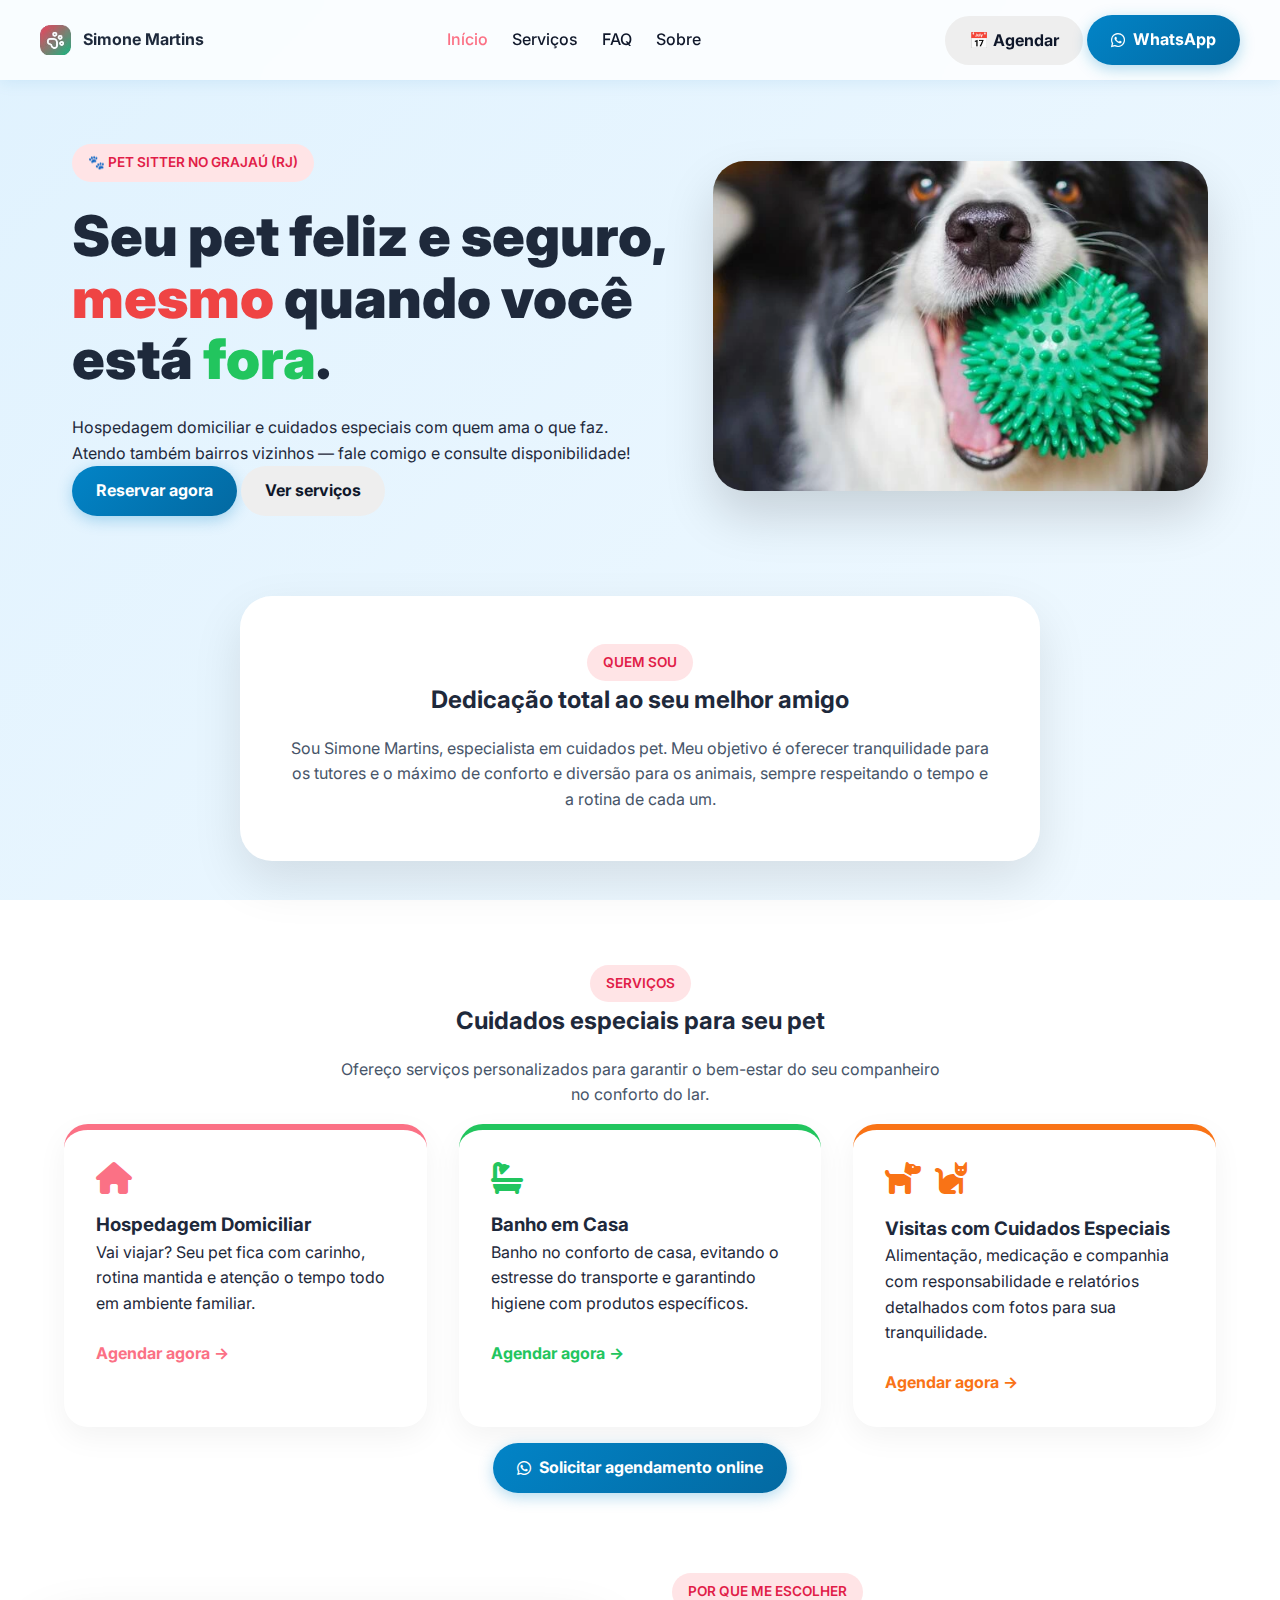
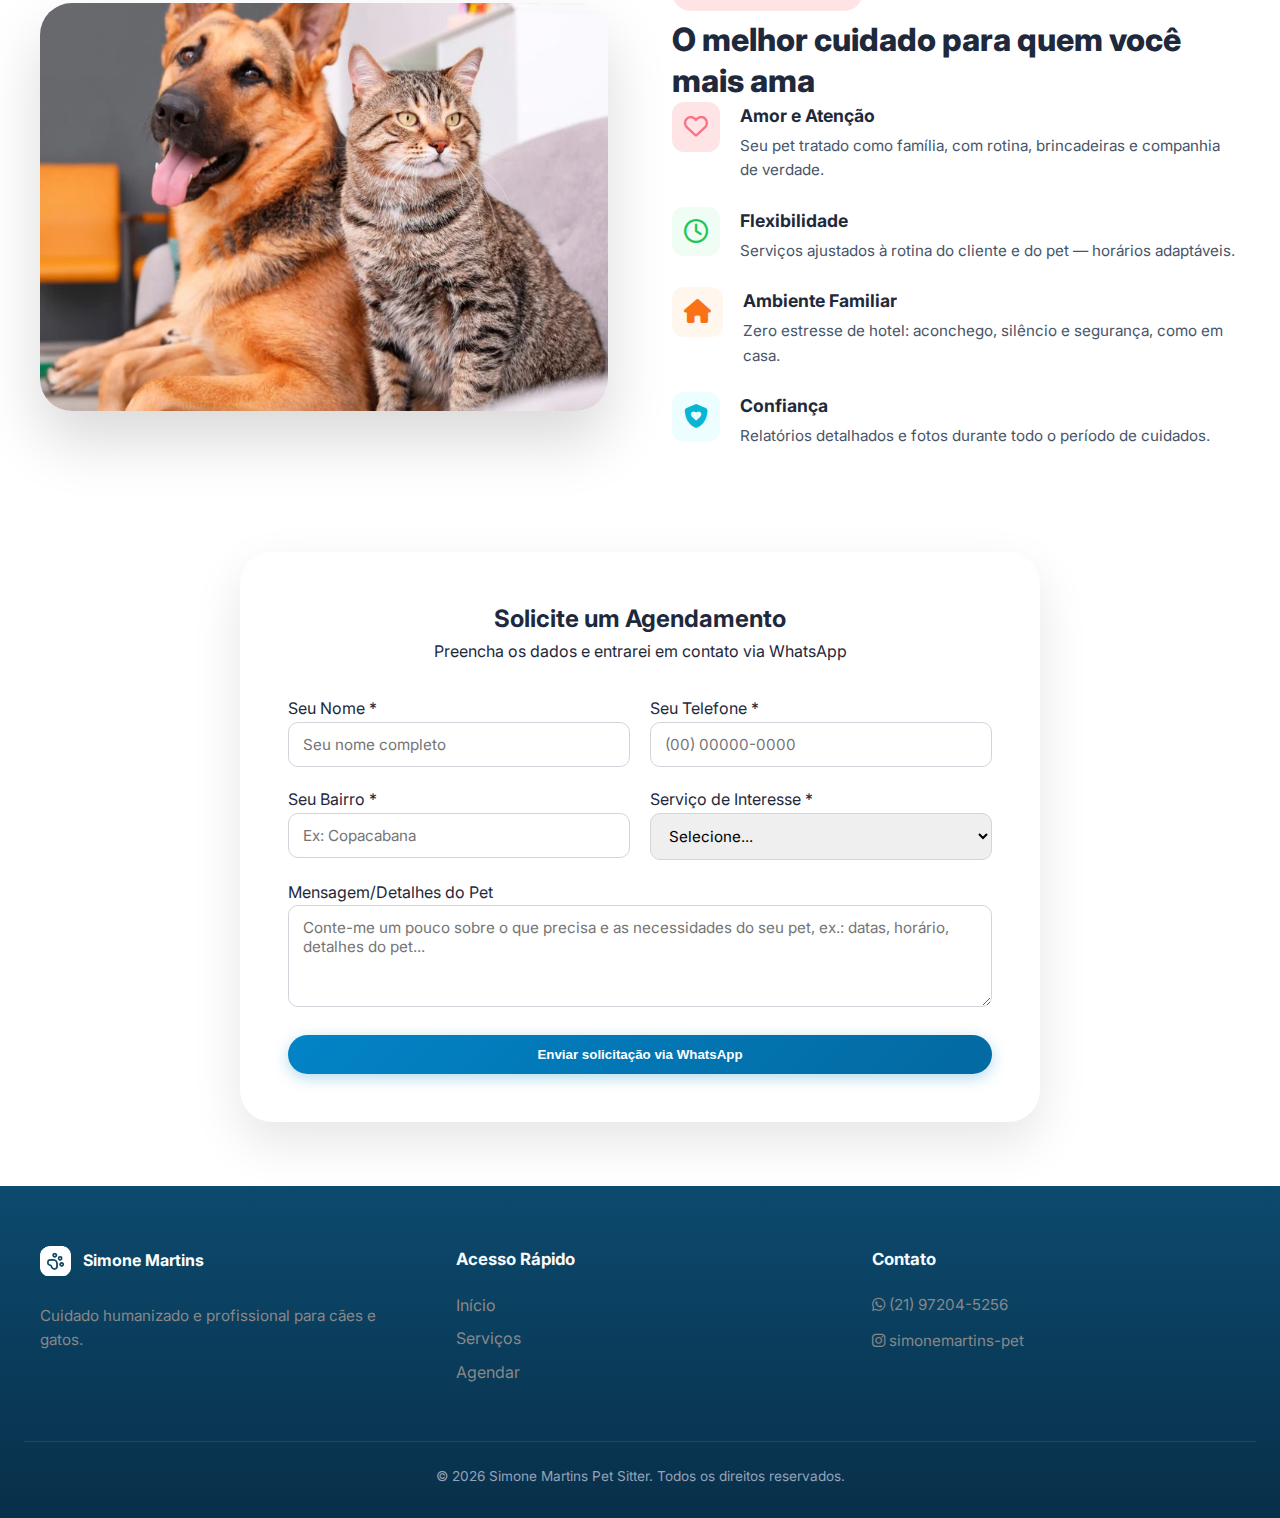
<file: index.html>
<!DOCTYPE html>
<html lang="pt-BR">
<head>
    <meta charset="UTF-8" />
    <meta name="viewport" content="width=device-width, initial-scale=1.0" />
    <title>Simone Martins | Pet Sitter</title>

    <link href="https://fonts.googleapis.com/css2?family=Inter:wght@400;500;600;700;800;900&display=swap" rel="stylesheet">
    
    <link rel="stylesheet" href="https://cdnjs.cloudflare.com/ajax/libs/font-awesome/6.5.0/css/all.min.css">

    <link rel="stylesheet" href="assets/css/style.css">
</head>
<body>

    <header class="topo">
        <div class="logo">
            <img src="img/icone.webp" alt="Logo Simone Martins" class="logo-img">
            <span class="nome">Simone Martins</span>
        </div>
        
        <button class="menu-toggle" aria-label="Abrir menu">☰</button>
        
        <nav class="menu">
            <ul>
                <li><a href="index.html" class="ativo">Início</a></li>
                <li><a href="servicos.html">Serviços</a></li>
				 <li><a href="faq.html">FAQ</a></li>
                <li><a href="sobre.html">Sobre</a></li>

            </ul>
        </nav>

        <div class="acoes">
            <a href="#agendamento" class="btn btn-secondary">📅 Agendar</a>
            <a href="https://wa.me/5521972045256" target="_blank" class="btn btn-primary"><i class="fab fa-whatsapp"></i> WhatsApp</a>
        </div>
    </header>

    <main>
        <section id="inicio" class="hero">
            <div class="hero-content">
                <span class="badge">🐾 PET SITTER NO GRAJAÚ (RJ)</span>
                <h1>Seu pet feliz e seguro, <span class="highlight-red">mesmo</span> quando você está <span class="highlight-green">fora</span>.</h1>
                <p>Hospedagem domiciliar e cuidados especiais com quem ama o que faz.</p>
				<p>Atendo também bairros vizinhos — fale comigo e consulte disponibilidade!</p>

                <div class="hero-buttons">
                    <a href="#agendamento" class="btn btn-primary">Reservar agora</a>
                    <a href="servicos.html" class="btn btn-secondary">Ver serviços</a>
                </div>
            </div>

            <div class="hero-image">
				<img src="img/pet_hero.webp" id="heroImage" alt="Simone Martins Pet Sitter" style="transition: opacity 0.5s ease;">

            </div>
    
</div>
        </section>

        <section id="sobre" class="agendamento-box" style="margin-top: 1rem;">
            <div style="text-align: center; margin-bottom: 1rem;">
                <span class="badge">QUEM SOU</span>
                <h2>Dedicação total ao seu melhor amigo</h2>
            </div>
            <p style="text-align: center; color: var(--text-gray); max-width: 700px; margin: 0 auto;">
                Sou Simone Martins, especialista em cuidados pet. Meu objetivo é oferecer tranquilidade para os tutores 
                e o máximo de conforto e diversão para os animais, sempre respeitando o tempo e a rotina de cada um.
            </p>
        </section>

		<section id="servicos" class="servicos-grid" style="background: transparent;">
		  <div style="text-align: center; margin-bottom: 1rem;">
			<span class="badge">SERVIÇOS</span>
			<h2>Cuidados especiais para seu pet</h2>
			<p style="color: var(--text-gray); max-width: 600px; margin: 1rem auto;">
			  Ofereço serviços personalizados para garantir o bem-estar do seu companheiro no conforto do lar.
			</p>
		  </div>

		  <div class="container" style="display: grid; grid-template-columns: repeat(auto-fit, minmax(300px, 1fr)); gap: 2rem; max-width: 1200px; margin: 0 auto;">

			<div class="service-card rosa">
			  <div class="card-header">
				<i class="fa-solid fa-house fa-2x" style="color: var(--primary-pink); margin-bottom: 1rem;"></i>
				<h3>Hospedagem Domiciliar</h3>
			  </div>
			  <p>Vai viajar? Seu pet fica com carinho, rotina mantida e atenção o tempo todo em ambiente familiar.</p>
			  <a href="https://wa.me/5521972045256?text=Olá! Gostaria de informações sobre *Hospedagem Domiciliar* 🐾" 
				 style="display: inline-block; margin-top: 1.5rem; color: var(--primary-pink); font-weight: 700; text-decoration: none;">
				Agendar agora →
			  </a>
			</div>

			<div class="service-card verde">
			  <div class="card-header">
				<i class="fa-solid fa-bath fa-2x" style="color: var(--primary-green); margin-bottom: 1rem;"></i>
				<h3>Banho em Casa</h3>
			  </div>
			  <p>Banho no conforto de casa, evitando o estresse do transporte e garantindo higiene com produtos específicos.</p>
			  <a href="https://wa.me/5521972045256?text=Olá! Gostaria de informações sobre *Banho em Casa* 🛁" 
				 style="display: inline-block; margin-top: 1.5rem; color: var(--primary-green); font-weight: 700; text-decoration: none;">
				Agendar agora →
			  </a>
			</div>

			<div class="service-card laranja">
			  <div class="card-header">
				<div style="margin-bottom: 1rem;">
				  <i class="fa-solid fa-dog fa-2x" style="color: #f97316;"></i>
				  <i class="fa-solid fa-cat fa-2x" style="color: #f97316; margin-left: 8px;"></i>
				</div>
				<h3>Visitas com Cuidados Especiais</h3>
			  </div>
			  <p>Alimentação, medicação e companhia com responsabilidade e relatórios detalhados com fotos para sua tranquilidade.</p>
			  <a href="https://wa.me/5521972045256?text=Olá! Gostaria de informações sobre *Visitas com Cuidados Especiais* 🍽️" 
				 style="display: inline-block; margin-top: 1.5rem; color: #f97316; font-weight: 700; text-decoration: none;">
				Agendar agora →
			  </a>
			</div>

		  </div>

		  <div style="text-align: center; margin-top: 1rem;">
			<a href="https://wa.me/5521972045256" class="btn btn-primary">
			  <i class="fab fa-whatsapp"></i> Solicitar agendamento online
			</a>
		  </div>
		</section>

		<section class="why-section" style="padding: 40px 24px; background: #fff;">
		  <div class="why-container" style="display: grid; grid-template-columns: repeat(auto-fit, minmax(320px, 1fr)); gap: 64px; align-items: center; max-width: 1200px; margin: 0 auto;">
			
			<div class="why-image">
			  <img 
				src="img/why-pet.webp" 
				alt="Pet feliz e bem cuidado" 
				style="width: 100%; border-radius: 32px; box-shadow: 0 30px 60px rgba(0,0,0,0.15); object-fit: cover;"
			  >
			</div>

			<div class="why-content">
			  <span class="badge" style="margin-bottom: 8px;">POR QUE ME ESCOLHER</span>
				<h2 class="section-title">
				  O melhor cuidado para quem você mais ama
				</h2>
			  <div class="why-features" style="display: grid; gap: 24px;">

				<div class="why-item" style="display: flex; gap: 20px; align-items: flex-start;">
				  <div style="background: #ffe4e6; color: #fb7185; padding: 12px; border-radius: 12px;">
					<i class="fa-regular fa-heart fa-xl"></i>
				  </div>
				  <div>
					<h3 style="font-size: 1.1rem; font-weight: 700; margin-bottom: 4px;">Amor e Atenção</h3>
					<p style="color: var(--text-gray); font-size: 0.95rem;">Seu pet tratado como família, com rotina, brincadeiras e companhia de verdade.</p>
				  </div>
				</div>

				<div class="why-item" style="display: flex; gap: 20px; align-items: flex-start;">
				  <div style="background: #f0fdf4; color: #22c55e; padding: 12px; border-radius: 12px;">
					<i class="fa-regular fa-clock fa-xl"></i>
				  </div>
				  <div>
					<h3 style="font-size: 1.1rem; font-weight: 700; margin-bottom: 4px;">Flexibilidade</h3>
					<p style="color: var(--text-gray); font-size: 0.95rem;">Serviços ajustados à rotina do cliente e do pet — horários adaptáveis.</p>
				  </div>
				</div>

				<div class="why-item" style="display: flex; gap: 20px; align-items: flex-start;">
				  <div style="background: #fff7ed; color: #f97316; padding: 12px; border-radius: 12px;">
					<i class="fa-solid fa-house fa-xl"></i>
				  </div>
				  <div>
					<h3 style="font-size: 1.1rem; font-weight: 700; margin-bottom: 4px;">Ambiente Familiar</h3>
					<p style="color: var(--text-gray); font-size: 0.95rem;">Zero estresse de hotel: aconchego, silêncio e segurança, como em casa.</p>
				  </div>
				</div>

				<div class="why-item" style="display: flex; gap: 20px; align-items: flex-start;">
				  <div style="background: #ecfeff; color: #06b6d4; padding: 12px; border-radius: 12px;">
					<i class="fa-solid fa-shield-heart fa-xl"></i>
				  </div>
				  <div>
					<h3 style="font-size: 1.1rem; font-weight: 700; margin-bottom: 4px;">Confiança</h3>
					<p style="color: var(--text-gray); font-size: 0.95rem;">Relatórios detalhados e fotos durante todo o período de cuidados.</p>
				  </div>
				</div>

			  </div>
			</div>

		  </div>
		</section>

<div id="depoimentos-container"></div>

        <section id="agendamento" class="agendamento-box">
            <div style="text-align: center; margin-bottom: 2rem;">
                <h2>Solicite um Agendamento</h2>
                <p>Preencha os dados e entrarei em contato via WhatsApp</p>
            </div>

            <form id="form-contato" class="form-grid">
                <div class="field">
                    <label>Seu Nome *</label>
                    <input type="text" id="nome" placeholder="Seu nome completo" required>
                </div>
                <div class="field">
                    <label>Seu Telefone *</label>
                    <input type="tel" id="telefone" placeholder="(00) 00000-0000" required>
                </div>
                <div class="field">
                    <label>Seu Bairro *</label>
                    <input type="text" id="bairro" placeholder="Ex: Copacabana" required>
                </div>
                <div class="field">
                    <label>Serviço de Interesse *</label>
                    <select id="servico" required>
                        <option value="">Selecione...</option>
                        <option value="Hospedagem">Hospedagem Domiciliar</option>
                        <option value="Passeio">Banho em Casa</option>
                        <option value="PetSitting">Pet Sitting (Visita)</option>
						<option value="PetSitting">Outros</option>
                    </select>
                </div>
                <div class="field full">
                    <label>Mensagem/Detalhes do Pet</label>
                    <textarea id="mensagem" rows="4" placeholder="Conte-me um pouco sobre o que precisa e as necessidades do seu pet, ex.: datas, horário, detalhes do pet..."></textarea>
                </div>
                <div class="field full" style="text-align: center;">
                    <button type="button" onclick="enviarWhatsApp()" class="btn btn-primary" style="width: 100%; justify-content: center;">
                        Enviar solicitação via WhatsApp
                    </button>
                </div>
            </form>
        </section>
    </main>

    <footer class="footer">
        <div class="footer-content">
            <div class="footer-col">
                <div class="logo" style="color: white; margin-bottom: 1rem;">
                    <img src="img/icone.webp" alt="Logo" class="logo-img" style="filter: brightness(0) invert(1);">
                    <span>Simone Martins</span>
                </div>
                <p style="color: #888;">Cuidado humanizado e profissional para cães e gatos.</p>
            </div>
            <div class="footer-col">
                <h4>Acesso Rápido</h4>
                <ul style="list-style: none;">
                    <li><a href="#inicio" style="color: #888; text-decoration: none;">Início</a></li>
                    <li><a href="servicos.html" style="color: #888; text-decoration: none;">Serviços</a></li>
                    <li><a href="#agendamento" style="color: #888; text-decoration: none;">Agendar</a></li>
                </ul>
            </div>
            <div id="contato" class="footer-col">
                <h4>Contato</h4>
                <p style="color: #888;"><i class="fab fa-whatsapp"></i> (21) 97204-5256</p>
                <p style="color: #888;"><i class="fab fa-instagram"></i> simonemartins-pet</p>
            </div>
        </div>
        <div class="footer-bottom">
            <p>&copy; 2026 Simone Martins Pet Sitter. Todos os direitos reservados.</p>
        </div>
    </footer>

<a href="https://wa.me/5521972045256" class="whatsapp-flutuante" target="_blank" rel="noopener noreferrer">
  <i class="fab fa-whatsapp"></i>
</a>

<script src="assets/js/main2.js" defer></script>

</body>
</html>
</file>
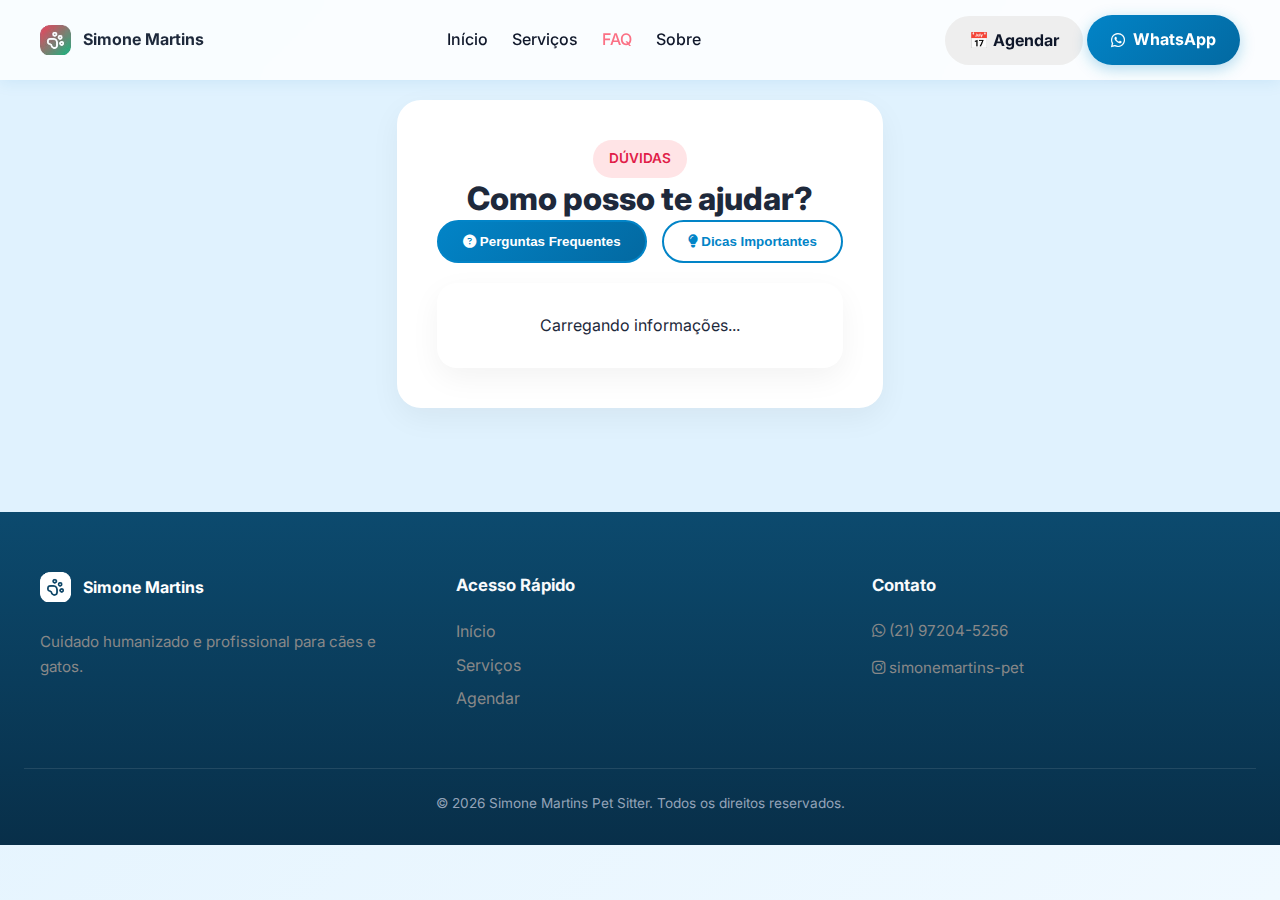
<file: faq.html>
<!DOCTYPE html>
<html lang="pt-BR">
<head>
    <meta charset="UTF-8" />
    <meta name="viewport" content="width=device-width, initial-scale=1.0" />
    <title>FAQ & Dicas | Simone Martins</title>

    <link href="https://fonts.googleapis.com/css2?family=Inter:wght@400;500;600;700;800;900&display=swap" rel="stylesheet">
    <link rel="stylesheet" href="https://cdnjs.cloudflare.com/ajax/libs/font-awesome/6.5.0/css/all.min.css">

    <link rel="stylesheet" href="assets/css/style.css">
</head>
<body>

<header class="topo">
        <div class="logo">
            <img src="img/icone.webp" alt="Logo Simone Martins" class="logo-img">
            <span class="nome">Simone Martins</span>
        </div>
        
        <button class="menu-toggle" aria-label="Abrir menu">☰</button>
        
        <nav class="menu">
            <ul>
                <li><a href="index.html">Início</a></li>
                <li><a href="servicos.html">Serviços</a></li>
				 <li><a href="faq.html" class="ativo">FAQ</a></li>
                <li><a href="sobre.html">Sobre</a></li>
            </ul>
        </nav>

        <div class="acoes">
            <a href="index.html#agendamento" class="btn btn-secondary">📅 Agendar</a>
            <a href="https://wa.me/5521972045256" target="_blank" class="btn btn-primary"><i class="fab fa-whatsapp"></i> WhatsApp</a>
        </div>
    </header>
	<section class="servicos-grid" style="background: linear-gradient(135deg, #e0f2fe 100%, #f8fafc 0%) !important; padding-top: 20px !important;">

    <div class="container">
        <div class="agendamento-box" style="margin-top: 0 !important; padding: 40px; border-radius: 24px; background: white; box-shadow: 0 10px 30px rgba(0,0,0,0.05); text-align: center;">
            
            <span class="badge">DÚVIDAS</span>
				<h2 class="section-title">Como posso te ajudar?</h2>

				<div class="faq-nav" style="display: flex; justify-content: center; gap: 15px; margin-bottom: 20px; flex-wrap: wrap;">
				<button class="faq-btn active"
						data-arquivo="partials/perguntas.html"
						onclick="carregarConteudoFAQ(this.dataset.arquivo, this)">
				  <i class="fas fa-question-circle"></i> Perguntas Frequentes
				</button>

				<button class="faq-btn"
						data-arquivo="partials/dicas.html"
						onclick="carregarConteudoFAQ(this.dataset.arquivo, this)">
				  <i class="fas fa-lightbulb"></i> Dicas Importantes
				</button>
				</div>

				<div id="faq-content-container" class="faq-content-box">
					<p style="text-align: center;">Carregando informações...</p>
				</div>
				
			</div>
		</div>
	</section>

   <footer class="footer">
        <div class="footer-content">
            <div class="footer-col">
                <div class="logo" style="color: white; margin-bottom: 1rem;">
                    <img src="img/icone.webp" alt="Logo" class="logo-img" style="filter: brightness(0) invert(1);">
                    <span>Simone Martins</span>
                </div>
                <p style="color: #888;">Cuidado humanizado e profissional para cães e gatos.</p>
            </div>
            <div class="footer-col">
                <h4>Acesso Rápido</h4>
                <ul style="list-style: none;">
                    <li><a href="index.html" style="color: #888; text-decoration: none;">Início</a></li>
                    <li><a href="servicos.html" style="color: #888; text-decoration: none;">Serviços</a></li>
                    <li><a href="index.html#agendamento" style="color: #888; text-decoration: none;">Agendar</a></li>
                </ul>
            </div>
            <div id="contato" class="footer-col">
                <h4>Contato</h4>
                <p style="color: #888;"><i class="fab fa-whatsapp"></i> (21) 97204-5256</p>
                <p style="color: #888;"><i class="fab fa-instagram"></i> simonemartins-pet</p>
            </div>
        </div>
        <div class="footer-bottom">
            <p>&copy; 2026 Simone Martins Pet Sitter. Todos os direitos reservados.</p>
        </div>
    </footer>

    <a href="https://wa.me/5521972045256" class="whatsapp-flutuante">
        <i class="fab fa-whatsapp"></i>
    </a>

<script src="assets/js/main2.js" defer></script>

</body>
</html>
</file>
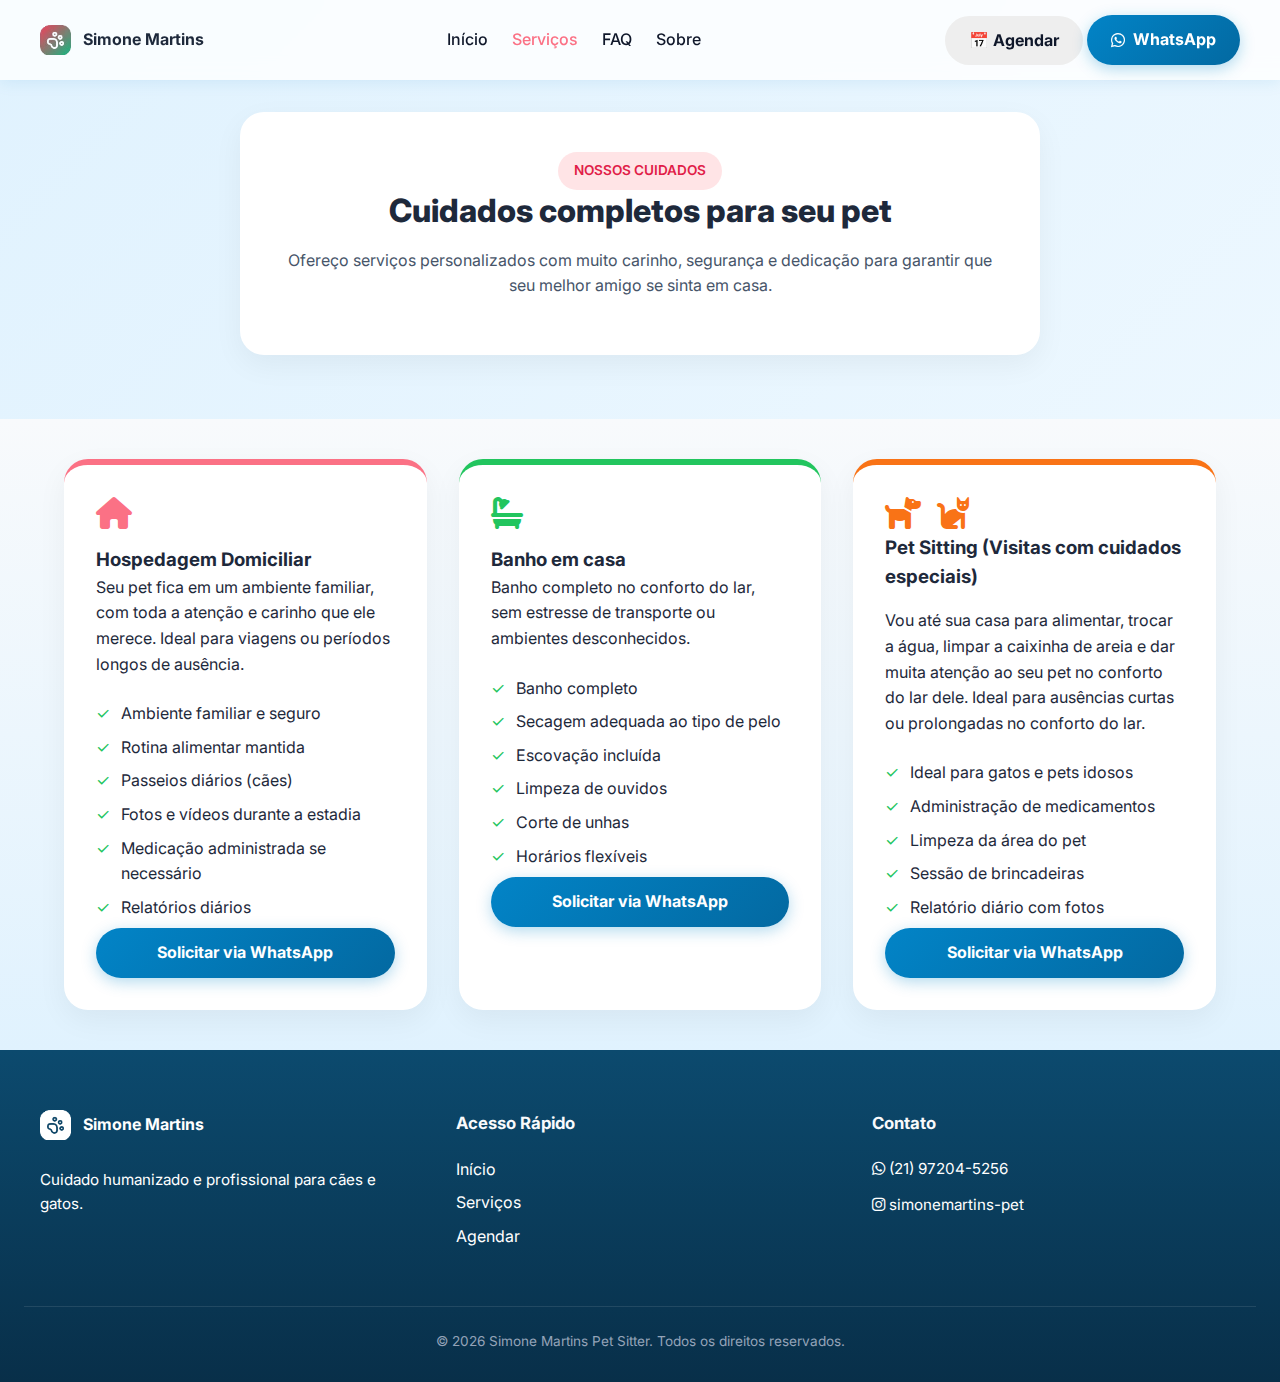
<file: servicos.html>
<!DOCTYPE html>
<html lang="pt-BR">
<head>
    <meta charset="UTF-8" />
    <meta name="viewport" content="width=device-width, initial-scale=1.0" />
    <title>Serviços | Simone Martins</title>

    <link href="https://fonts.googleapis.com/css2?family=Inter:wght@400;500;600;700;800;900&display=swap" rel="stylesheet">
    
    <link rel="stylesheet" href="https://cdnjs.cloudflare.com/ajax/libs/font-awesome/6.5.0/css/all.min.css">

    <link rel="stylesheet" href="assets/css/style.css">
</head>
<body>

    <header class="topo">
        <div class="logo">
            <img src="img/icone.webp" alt="Logo Simone Martins" class="logo-img">
            <span class="nome">Simone Martins</span>
        </div>
        
        <button class="menu-toggle" aria-label="Abrir menu">☰</button>
        
        <nav class="menu">
            <ul>
                <li><a href="index.html">Início</a></li>
                <li><a href="servicos.html" class="ativo">Serviços</a></li>
				 <li><a href="faq.html">FAQ</a></li>
                <li><a href="sobre.html">Sobre</a></li>
            </ul>
        </nav>

        <div class="acoes">
            <a href="index.html#agendamento" class="btn btn-secondary">📅 Agendar</a>
            <a href="https://wa.me/5521972045256" target="_blank" class="btn btn-primary"><i class="fab fa-whatsapp"></i> WhatsApp</a>
        </div>
    </header>

    <main>
	<section style="margin-top: 2rem;">
	  <div class="container">
	  <div class="agendamento-box" style="margin-top: 0 !important; padding: 40px; border-radius: 24px; background: white; box-shadow: 0 10px 30px rgba(0,0,0,0.05); text-align: center;">
		  <span class="badge">NOSSOS CUIDADOS</span>
		  <h2 class="section-title">
			Cuidados completos para seu pet
		  </h2>
		  <p style="color: var(--text-gray); max-width: 800px; margin: 1rem auto;">
			Ofereço serviços personalizados com muito carinho, segurança e dedicação para garantir que seu melhor amigo se sinta em casa.
		  </p>
		</div>
	  </div>
	</section>
        <section class="servicos-grid">
            <div class="container">
                
                <div class="service-card rosa">
                    <div class="card-header">
                        <i class="fas fa-home fa-2x" style="color: var(--primary-pink); margin-bottom: 1rem;"></i>
                        <h3>Hospedagem Domiciliar</h3>
                    </div>
                    <p>Seu pet fica em um ambiente familiar, com toda a atenção e carinho que ele merece. Ideal para viagens ou períodos longos de ausência.</p>
                    <ul>
						<li>Ambiente familiar e seguro</li>
						<li>Rotina alimentar mantida</li>
						<li>Passeios diários (cães)</li>
						<li>Fotos e vídeos durante a estadia</li>
						<li>Medicação administrada se necessário</li>
						<li>Relatórios diários</li>
                    </ul>
                    <div class="servico-acoes">
                        <a href="https://wa.me/5521972045256?text=Olá,%20gostaria%20de%20solicitar%20Hospedagem%20Domiciliar" class="btn btn-primary" style="width: 100%; justify-content: center;">Solicitar via WhatsApp</a>
                    </div>
                </div>

                <div class="service-card verde">
                    <div class="card-header">
                        <i class="fas fa-bath fa-2x" style="color: var(--primary-green); margin-bottom: 1rem;"></i>
                        <h3>Banho em casa</h3>
                    </div>
                    <p>Banho completo no conforto do lar, sem estresse de transporte ou ambientes desconhecidos.</p>
                    <ul>
						<li>Banho completo</li>
						<li>Secagem adequada ao tipo de pelo</li>
						<li>Escovação incluída</li>
						<li>Limpeza de ouvidos</li>
						<li>Corte de unhas</li>
						<li>Horários flexíveis</li>
                    </ul>
                    <div class="servico-acoes">
                        <a href="https://wa.me/5521972045256?text=Olá,%20gostaria%20de%20solicitar%20Banho%20em%20Casa" class="btn btn-primary" style="width: 100%; justify-content: center;">Solicitar via WhatsApp</a>
                    </div>
                </div>

                <div class="service-card laranja">
                    <div class="card-header">
							<div style="margin-bottom: 1rem;">
							<i class="fas fa-dog fa-2x" style="color: #f97316;"></i>
							<i class="fas fa-cat fa-2x" style="color: #f97316; margin-left: 10px;"></i>
                        <h3>Pet Sitting (Visitas com cuidados especiais)</h3>
                    </div>
                    <p>Vou até sua casa para alimentar, trocar a água, limpar a caixinha de areia e dar muita atenção ao seu pet no conforto do lar dele. Ideal para ausências curtas ou prolongadas no conforto do lar.</p>
                    <ul>
                        <li>Ideal para gatos e pets idosos</li>
                        <li>Administração de medicamentos</li>
						<li>Limpeza da área do pet</li>
                        <li>Sessão de brincadeiras</li>
						<li>Relatório diário com fotos</li>
                    </ul>
                    <div class="servico-acoes">
                        <a href="https://wa.me/5521972045256?text=Olá,%20gostaria%20de%20solicitar%20Visitas%20com%20Cuidados%20Especiais" class="btn btn-primary" style="width: 100%; justify-content: center;">Solicitar via WhatsApp</a>
                    </div>
                </div>
            </div>
        </section>
    </main>

    <footer class="footer">
        <div class="footer-content">
            <div class="footer-col">
                <div class="logo" style="color: white; margin-bottom: 1rem;">
                    <img src="img/icone.webp" alt="Logo" class="logo-img" style="filter: brightness(0) invert(1);">
                    <span>Simone Martins</span>
                </div>
                <p style="color: #fff;">Cuidado humanizado e profissional para cães e gatos.</p>
            </div>
            <div class="footer-col">
                <h4>Acesso Rápido</h4>
                <ul style="list-style: none;">
                    <li><a href="index.html" style="color: #fff; text-decoration: none;">Início</a></li>
                    <li><a href="servicos.html" style="color: #fff; text-decoration: none;">Serviços</a></li>
                    <li><a href="index.html#agendamento" style="color: #fff; text-decoration: none;">Agendar</a></li>
                </ul>
            </div>
            <div id="contato" class="footer-col">
                <h4>Contato</h4>
                <p style="color: #fff;"><i class="fab fa-whatsapp"></i> (21) 97204-5256</p>
                <p style="color: #fff;"><i class="fab fa-instagram"></i> simonemartins-pet</p>
            </div>
        </div>
        <div class="footer-bottom">
            <p>&copy; 2026 Simone Martins Pet Sitter. Todos os direitos reservados.</p>
        </div>
    </footer>


<a href="https://wa.me/5521972045256" class="whatsapp-flutuante" target="_blank" rel="noopener noreferrer">
  <i class="fab fa-whatsapp"></i>
</a>

<script src="assets/js/main3.js" defer></script>
</body>
</html>
</file>
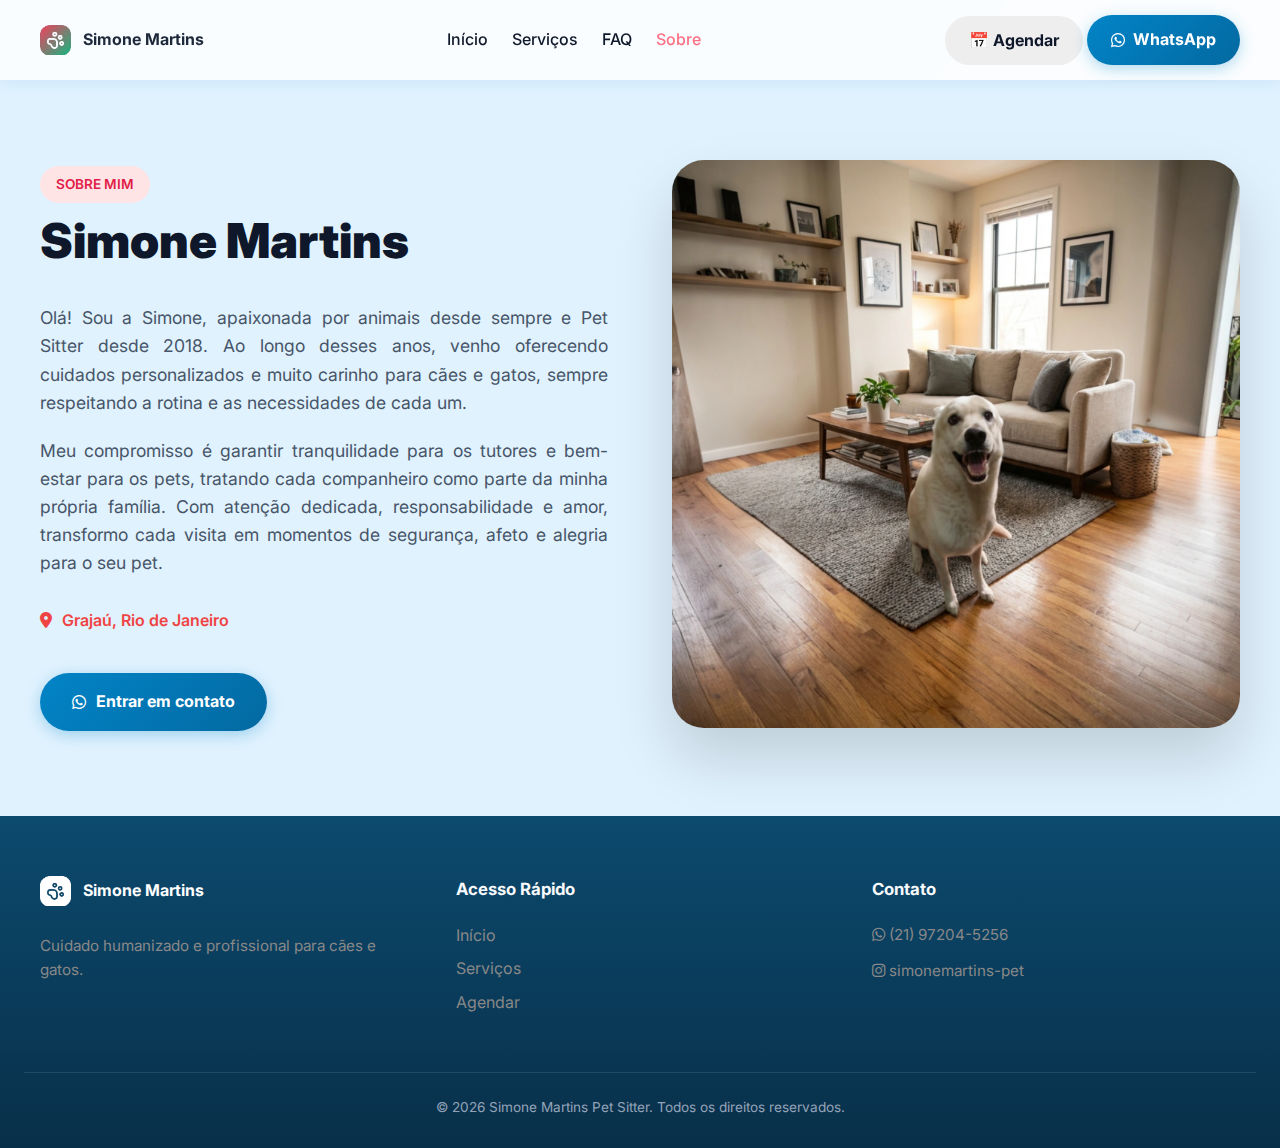
<file: sobre.html>
<!DOCTYPE html>
<html lang="pt-BR">
<head>
    <meta charset="UTF-8" />
    <meta name="viewport" content="width=device-width, initial-scale=1.0" />
    <title>Sobre Mim | Simone Martins</title>

    <link href="https://fonts.googleapis.com/css2?family=Inter:wght@400;500;600;700;800;900&display=swap" rel="stylesheet">
    
    <link rel="stylesheet" href="https://cdnjs.cloudflare.com/ajax/libs/font-awesome/6.5.0/css/all.min.css">

    <link rel="stylesheet" href="assets/css/style.css">
</head>
<body>

    <header class="topo">
        <div class="logo">
            <img src="img/icone.webp" alt="Logo Simone Martins" class="logo-img">
            <span class="nome">Simone Martins</span>
        </div>
        
        <button class="menu-toggle" aria-label="Abrir menu">☰</button>
        
        <nav class="menu">
            <ul>
                <li><a href="index.html">Início</a></li>
                <li><a href="servicos.html">Serviços</a></li>
				 <li><a href="faq.html">FAQ</a></li>
                <li><a href="sobre.html" class="ativo">Sobre</a></li>
            </ul>
        </nav>

        <div class="acoes">
            <a href="index.html#agendamento" class="btn btn-secondary">📅 Agendar</a>
            <a href="https://wa.me/5521972045256" target="_blank" class="btn btn-primary"><i class="fab fa-whatsapp"></i> WhatsApp</a>
        </div>
    </header>

    <main>
        <section class="why-section" style="padding: 80px 24px; background: linear-gradient(135deg, #e0f2fe 100%, #f8fafc 0%) !important;">
            <div class="why-container" style="display: grid; grid-template-columns: repeat(auto-fit, minmax(320px, 1fr)); gap: 64px; align-items: center; max-width: 1200px; margin: 0 auto;">
                
                <div class="why-content">
                    <span class="badge">SOBRE MIM</span>
                    <h1 style="font-size: 3rem; font-weight: 900; color: #0f172a; margin-bottom: 24px;">Simone Martins</h1>
                    
                    <p style="font-size: 1.1rem; color: #475569; line-height: 1.6; margin-bottom: 20px; text-align: justify;">
                        Olá! Sou a Simone, apaixonada por animais desde sempre e Pet Sitter desde 2018.  
						Ao longo desses anos, venho oferecendo cuidados personalizados e muito carinho para cães e gatos, sempre respeitando a rotina e as necessidades de cada um.</p>
                    
                    <p style="font-size: 1.1rem; color: #475569; line-height: 1.6; margin-bottom: 30px; text-align: justify;">
                        Meu compromisso é garantir tranquilidade para os tutores e bem-estar para os pets, tratando cada companheiro como parte da minha própria família.  
						Com atenção dedicada, responsabilidade e amor, transformo cada visita em momentos de segurança, afeto e alegria para o seu pet.
                    </p>

                    <div style="display: flex; align-items: center; gap: 10px; color: #ef4444; font-weight: 600; margin-bottom: 40px;">
                        <i class="fa-solid fa-location-dot"></i>
                        <span>Grajaú, Rio de Janeiro</span>
                    </div>

					<a href="https://wa.me/5521972045256" class="btn btn-primary" style="padding: 16px 32px; border-radius: 999px; display: inline-flex; align-items: center; gap: 10px; text-decoration: none; font-weight: bold; cursor: pointer;">
						<i class="fa-brands fa-whatsapp"></i>
						Entrar em contato
					</a>
				</div>
				

                <div class="why-image">
                    <img src="img/pet-na-sala.webp" alt="Simone Martins - Pet Sitter" style="width: 100%; border-radius: 32px; box-shadow: 0 30px 60px rgba(0,0,0,0.15); object-fit: cover;">
                </div>
            </div>
        </section>
    </main>

    <footer class="footer">
        <div class="footer-content">
            <div class="footer-col">
                <div class="logo" style="color: white; margin-bottom: 1rem;">
                    <img src="img/icone.webp" alt="Logo" class="logo-img" style="filter: brightness(0) invert(1);">
                    <span>Simone Martins</span>
                </div>
                <p style="color: #888;">Cuidado humanizado e profissional para cães e gatos.</p>
            </div>
            <div class="footer-col">
                <h4>Acesso Rápido</h4>
                <ul style="list-style: none;">
                    <li><a href="index.html" style="color: #888; text-decoration: none;">Início</a></li>
                    <li><a href="servicos.html" style="color: #888; text-decoration: none;">Serviços</a></li>
                    <li><a href="index.html#agendamento" style="color: #888; text-decoration: none;">Agendar</a></li>
                </ul>
            </div>
            <div id="contato" class="footer-col">
                <h4>Contato</h4>
                <p style="color: #888;"><i class="fab fa-whatsapp"></i> (21) 97204-5256</p>
                <p style="color: #888;"><i class="fab fa-instagram"></i> simonemartins-pet</p>
            </div>
        </div>
        <div class="footer-bottom">
            <p>&copy; 2026 Simone Martins Pet Sitter. Todos os direitos reservados.</p>
        </div>
    </footer>



<a href="https://wa.me/5521972045256" class="whatsapp-flutuante" target="_blank" rel="noopener noreferrer">
  <i class="fab fa-whatsapp"></i>
</a>

<script src="assets/js/main2.js" defer></script>

</body>
</html>
</file>
<file: assets/css/style.css>
/* ==================================================
   VARIÁVEIS E BASE
================================================== */
:root {
  --primary-pink: #fb7185;
  --primary-green: #22c55e;
  --whatsapp-green: #25D366;
  --text-dark: #0f172a;
  --text-gray: #475569;
}

* {
  margin: 0;
  padding: 0;
  box-sizing: border-box;
}

body {
  font-family: 'Inter', sans-serif;
  line-height: 1.6;
  color: #1e293b;
  background: linear-gradient(135deg, #e0f2fe 0%, #f0f9ff 100%);
  background-attachment: fixed;
}

/* ==================================================
   CONTAINER
================================================== */
.container {
  max-width: 1200px;
  margin: 0 auto;
  padding: 0 24px;
}

@media (max-width: 768px) {
  .container {
    padding: 0 16px;
  }
}

/* ==================================================
   COMPONENTES GLOBAIS
================================================== */
.btn {
  padding: 12px 24px;
  border-radius: 999px;
  font-weight: 700;
  text-decoration: none;
  display: inline-flex;
  align-items: center;
  gap: 8px;
  border: none;
  cursor: pointer;
  transition: 0.3s ease;
}

.btn:hover {
  transform: translateY(-2px);
}

.btn-primary {
  background: linear-gradient(135deg, #0284c7 0%, #0369a1 100%);
  color: #fff;
  box-shadow: 0 4px 15px rgba(2, 132, 199, 0.3);
}

.btn-secondary {
  background: #eee;
  color: var(--text-dark);
}

.badge {
  display: inline-flex;
  align-items: center;
  gap: .5rem;
  background: #ffe4e6;
  color: #e11d48;
  padding: .5rem 1rem;
  border-radius: 999px;
  font-size: .85rem;
  font-weight: 600;
}

/* ==================================================
   HEADER
================================================== */
.topo {
  display: flex;
  align-items: center;
  justify-content: space-between;
  padding: 15px 40px;
  background: rgba(255,255,255,.8);
  backdrop-filter: blur(10px);
  box-shadow: 0 2px 15px rgba(2,132,199,.1);
  position: sticky;
  top: 0;
  z-index: 1000;
}

.logo {
  display: flex;
  align-items: center;
  gap: 12px;
  font-weight: bold;
}

.logo-img {
  height: 30px;
}

.menu ul {
  display: flex;
  list-style: none;
  gap: 24px;
}

.menu a {
  text-decoration: none;
  color: var(--text-dark);
  font-weight: 500;
}

.menu a.ativo {
  color: var(--primary-pink);
}

.menu-toggle {
  display: none;
  font-size: 1.8rem;
  background: none;
  border: none;
}

@media (max-width: 768px) {
  .menu-toggle {
    display: block;
  }

  .acoes {
    display: none;
  }

  .menu {
    display: none;
    position: absolute;
    top: 100%;
    right: 20px;
    background: white;
    border-radius: 8px;
    box-shadow: 0 4px 12px rgba(0,0,0,.1);
  }

  .menu.show {
    display: block;
  }

  .menu ul {
    flex-direction: column;
    padding: 20px;
  }
}

/* ==================================================
   HERO
================================================== */
.hero {
  max-width: 1200px;
  margin: 0 auto;
  padding: 4rem 2rem;
  display: grid;
  grid-template-columns: 1.2fr 1fr;
  gap: 3rem;
  align-items: center;
}

.hero h1 {
  font-size: clamp(2rem, 5vw, 3.5rem);
  font-weight: 900;
  line-height: 1.1;
  margin: 1.5rem 0;
}

.highlight-red { color: #ef4444; }
.highlight-green { color: var(--primary-green); }

.hero-image img {
  width: 100%;
  border-radius: 2rem;
  box-shadow: 0 25px 50px rgba(0,0,0,.15);
}

@media (max-width: 900px) {
  .hero {
    grid-template-columns: 1fr;
    text-align: center;
  }
}

/* ==================================================
   SERVIÇOS
================================================== */
.servicos-grid {
  background: linear-gradient(180deg, #f8fafc 0%, #e0f2fe 100%);
  padding: 40px 0;
}

.services-grid,
.servicos-grid .container {
  display: grid;
  grid-template-columns: repeat(auto-fit, minmax(300px,1fr));
  gap: 2rem;
}

.service-card {
  background: #fff;
  padding: 2rem;
  border-radius: 1.5rem;
  box-shadow: 0 10px 30px rgba(0,0,0,.05);
  transition: .3s;
  border-top: 6px solid transparent;
}

.service-card:hover {
  transform: translateY(-5px);
}
.service-card.rosa { border-top-color: var(--primary-pink); }
.service-card.verde { border-top-color: var(--primary-green); }
.service-card.laranja { border-top-color: #f97316; }

.service-card ul {
  list-style: none;
  margin-top: 1.5rem;
}

.service-card li {
  margin-bottom: 8px;
  padding-left: 25px;
  position: relative;
}

.service-card li::before {
  content: "✓";
  position: absolute;
  left: 0;
  color: var(--primary-green);
}

/* ==================================================
   FORMULÁRIO – AGENDAMENTO
================================================== */
.agendamento-box {
  max-width: 800px;
  margin: 4rem auto;
  background: #ffffff;
  padding: 3rem;
  border-radius: 32px;
  box-shadow: 0 20px 50px rgba(0, 0, 0, 0.1);
}

/* Grid do formulário */
.form-grid {
  display: grid;
  grid-template-columns: 1fr 1fr;
  gap: 20px;
}

.field.full {
  grid-column: span 2;
}

/* Campos */
.field input,
.field select,
.field textarea {
  width: 100%;
  padding: 12px 14px;
  border-radius: 10px;
  border: 1px solid #d1d5db;
  font-family: inherit;
  font-size: 0.95rem;
}

.field input:focus,
.field select:focus,
.field textarea:focus {
  outline: none;
  border-color: #0284c7;
  box-shadow: 0 0 0 2px rgba(2, 132, 199, 0.15);
}

/* ================= MOBILE ================= */
@media (max-width: 768px) {
  .agendamento-box {
    margin: 3rem 16px;
    padding: 2rem 1.5rem;
  }
}

@media (max-width: 600px) {
  .form-grid {
    grid-template-columns: 1fr;
  }

  .field.full {
    grid-column: span 1;
  }
}


/* ==================================================
   SECTION TITLES
================================================== */
.section-title {
  font-size: 2rem;
  font-weight: 800;
  line-height: 1.3;
}

@media (max-width: 768px) {
  .section-title {
    font-size: 1.6rem;
  }
}

.text-center {
  text-align: center;
}

/* ==================================================
   FAQ
================================================== */
.faq-nav {
  display: flex;
  justify-content: center;
  gap: 15px;
  flex-wrap: wrap;
}

.faq-btn {
  padding: 12px 24px;
  border-radius: 999px;
  border: 2px solid #0284c7;
  background: transparent;
  color: #0284c7;
  font-weight: bold;
  cursor: pointer;
}

.faq-btn.active {
  background: linear-gradient(135deg,#0284c7,#0369a1);
  color: white;
}

.faq-content-box {
  max-width: 900px;
  margin: 0 auto;
  background: white;
  padding: 30px;
  border-radius: 20px;
  box-shadow: 0 10px 30px rgba(0,0,0,.05);
}

/* ==================================================
   DEPOIMENTOS
================================================== */
.testimonials-section {
  padding: 40px 24px;
  text-align: center;
}

.testimonials-title {
  font-size: 2.2rem;
  font-weight: 800;
  margin-bottom: 40px;
}

@media (max-width: 768px) {
  .testimonials-title {
    font-size: 1.7rem;
  }
}

/* ==================================================
   SOBRE
================================================== */
.about-title {
  font-size: 2.2rem;
  font-weight: 700;
}


/* SOBRE */
.about-text {
  font-size: 1.05rem;
  color: #475569;
  line-height: 1.6;
  margin-bottom: 20px;
  text-align: justify;
}


/* ==================================================
   FLOATING CARD – AJUSTE MOBILE (HERO)
================================================== */
@media (max-width: 768px) {
  .floating-card {
    background: transparent !important;
    box-shadow: none !important;
    border: none !important;

    position: absolute;
    bottom: 10px;
    left: 50%;
    transform: translateX(-50%);

    padding: 0 !important;
    display: flex;
    flex-direction: column;
    align-items: center;
  }

  .floating-card .floating-text {
    display: none;
  }

  .floating-card i {
    font-size: 2rem;
    color: var(--primary-pink);
    filter: drop-shadow(0 2px 4px rgba(0,0,0,0.2));
  }
}

/* ==================================================
   FOOTER
================================================== */
.footer {
  background: linear-gradient(180deg, #0c4a6e 0%, #082f49 100%);
  color: #f0f9ff;
  padding: 60px 24px 30px;
}

.footer-content {
  display: grid;
  grid-template-columns: repeat(auto-fit, minmax(220px, 1fr));
  gap: 48px;
  max-width: 1200px;
  margin: 0 auto;
  align-items: start;
}

/* Cada coluna */
.footer-col {
  display: flex;
  flex-direction: column;
  gap: 12px;
}

/* Títulos */
.footer-col h4 {
  font-size: 1.05rem;
  font-weight: 700;
  color: #f8fafc;
  margin-bottom: 8px;
}

/* Texto */
.footer-col p {
  font-size: 0.95rem;
  color: #cbd5e1;
  line-height: 1.6;
}

/* Lista */
.footer-col ul {
  list-style: none;
  padding: 0;
  margin: 0;
}

.footer-col ul li {
  margin-bottom: 8px;
}

/* Links */
.footer-col a {
  color: #cbd5e1;
  text-decoration: none;
  transition: color 0.3s ease;
}

.footer-col a:hover {
  color: #38bdf8;
}

/* Área inferior */
.footer-bottom {
  text-align: center;
  border-top: 1px solid rgba(255,255,255,0.1);
  margin-top: 48px;
  padding-top: 24px;
  font-size: 0.85rem;
  color: #94a3b8;
}
@media (max-width: 768px) {
  .footer-content {
    grid-template-columns: 1fr 1fr;
    gap: 24px;
  }

  /* Primeira coluna (logo + texto) ocupa a linha inteira */
  .footer-content > .footer-col:first-child {
    grid-column: 1 / -1;
  }
}


/* ==================================================
   WHATSAPP FLOAT
================================================== */
.whatsapp-flutuante {
  display: none;
  position: fixed;
  bottom: 20px;
  right: 20px;
  width: 60px;
  height: 60px;
  background: var(--whatsapp-green);
  color: white;
  border-radius: 50%;
  font-size: 30px;
  align-items: center;
  justify-content: center;
  z-index: 1000;
}

@media (max-width: 768px) {
  .whatsapp-flutuante {
    display: flex;
  }
}
.whatsapp-flutuante i {
  text-decoration: none !important;
}
/* ==================================================
   DEPOIMENTOS – CONTAINER DINÂMICO
================================================== */
#depoimentos-container {
  max-width: 1200px;
  margin: 60px auto;
  padding: 0 24px;
}
/* REMOVE QUALQUER SUBLINHADO DO WHATSAPP FLUTUANTE */
.whatsapp-flutuante,
.whatsapp-flutuante:link,
.whatsapp-flutuante:visited,
.whatsapp-flutuante:hover,
.whatsapp-flutuante:active {
  text-decoration: none !important;
  border-bottom: none !important;
  outline: none !important;
}

.whatsapp-flutuante i {
  text-decoration: none !important;
  border-bottom: none !important;
}
</file>
